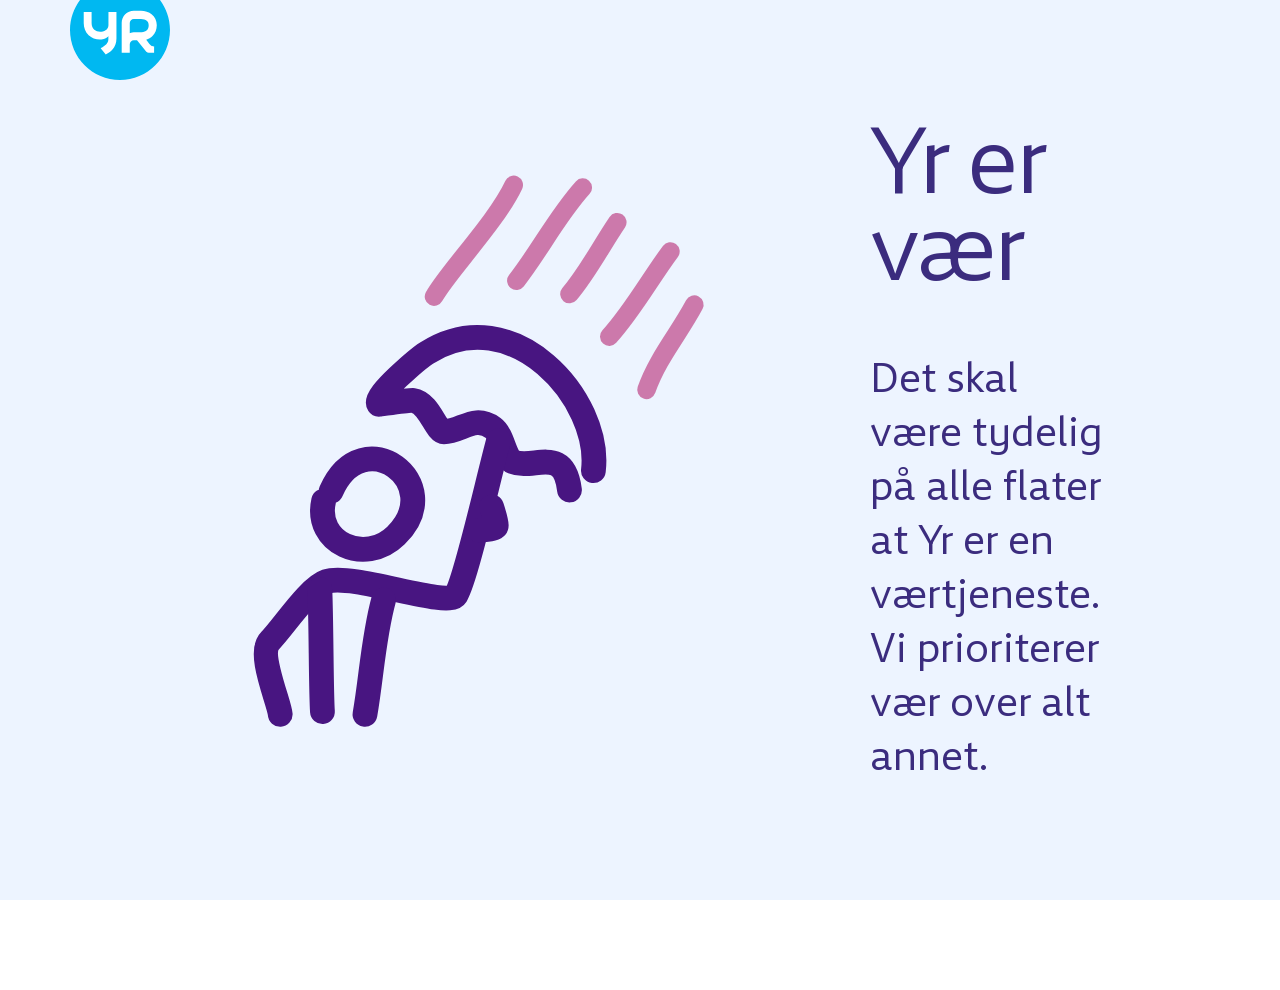
<file: yr-design-principles/principle-01.html>
<!DOCTYPE html>
<html lang="no">

<head>
    <meta charset="UTF-8">
    <meta name="viewport" content="width=device-width, initial-scale=1.0">
    <title>Yr Designutforskning 3.0 - Designprinsipper (1: Yr er vær)</title>
    <link rel="stylesheet" href="styles.css">
    <style>
        :root {
            --poster-bg: #EDF4FF;
            --poster-text: #3B2C7E;
        }
    </style>
</head>

<body>
    <!-- Poster 1: Yr er vær -->
    <section class="poster-section">
        <div class="container">
            <div class="logo-container">
                <img src="svg/Logo.svg" alt="Yr Logo" class="yr-logo-svg">
            </div>
            <div class="content">
                <div class="illustration-side">
                    <img src="svg/rain.svg" alt="Yr Rain Illustration">
                </div>
                <div class="text-side">
                    <h1 class="title">Yr er vær</h1>
                    <p class="description">
                        Det skal være tydelig på alle flater at Yr er en værtjeneste. Vi prioriterer vær over alt annet.
                    </p>
                </div>
            </div>
        </div>
    </section>
</body>

</html>
</file>
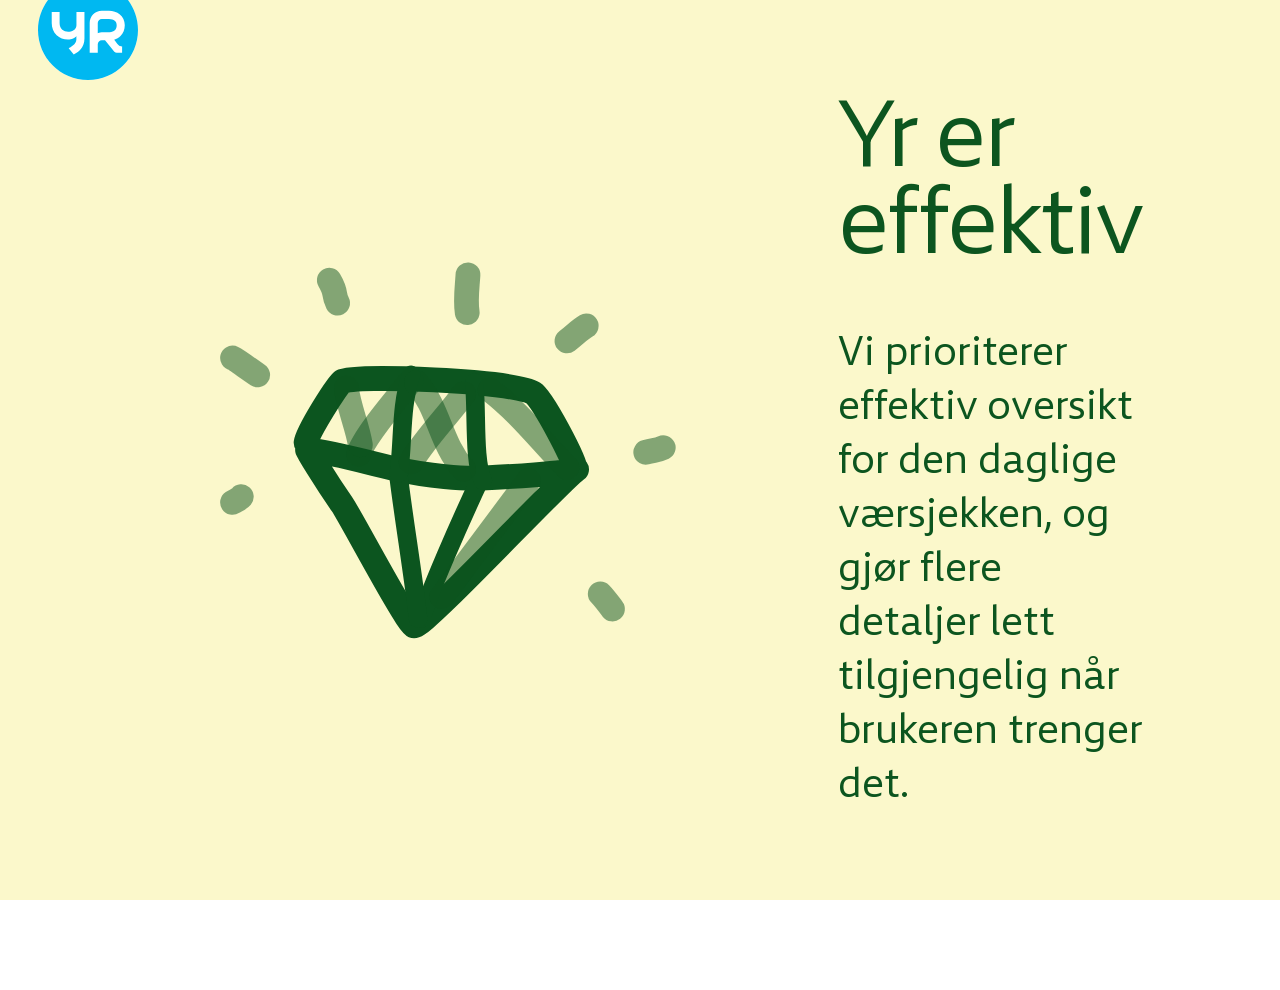
<file: yr-design-principles/principle-02.html>
<!DOCTYPE html>
<html lang="no">

<head>
    <meta charset="UTF-8">
    <meta name="viewport" content="width=device-width, initial-scale=1.0">
    <title>Yr Designutforskning 3.0 - Designprinsipper (2: Yr er effektiv)</title>
    <link rel="stylesheet" href="styles.css">
    <style>
        :root {
            --poster-bg: #FBF8CB;
            --poster-text: #0C551F;
        }
    </style>
</head>

<body>
    <!-- Poster 2: Yr er effektiv -->
    <section class="poster-section">
        <div class="container">
            <div class="logo-container">
                <img src="svg/Logo.svg" alt="Yr Logo" class="yr-logo-svg">
            </div>
            <div class="content">
                <div class="illustration-side">
                    <img src="svg/diamond.svg" alt="Yr Diamond Illustration">
                </div>
                <div class="text-side">
                    <h1 class="title">Yr er effektiv</h1>
                    <p class="description">
                        Vi prioriterer effektiv oversikt for den daglige værsjekken, og gjør flere detaljer lett
                        tilgjengelig når brukeren trenger det.
                    </p>
                </div>
            </div>
        </div>
    </section>
</body>

</html>
</file>
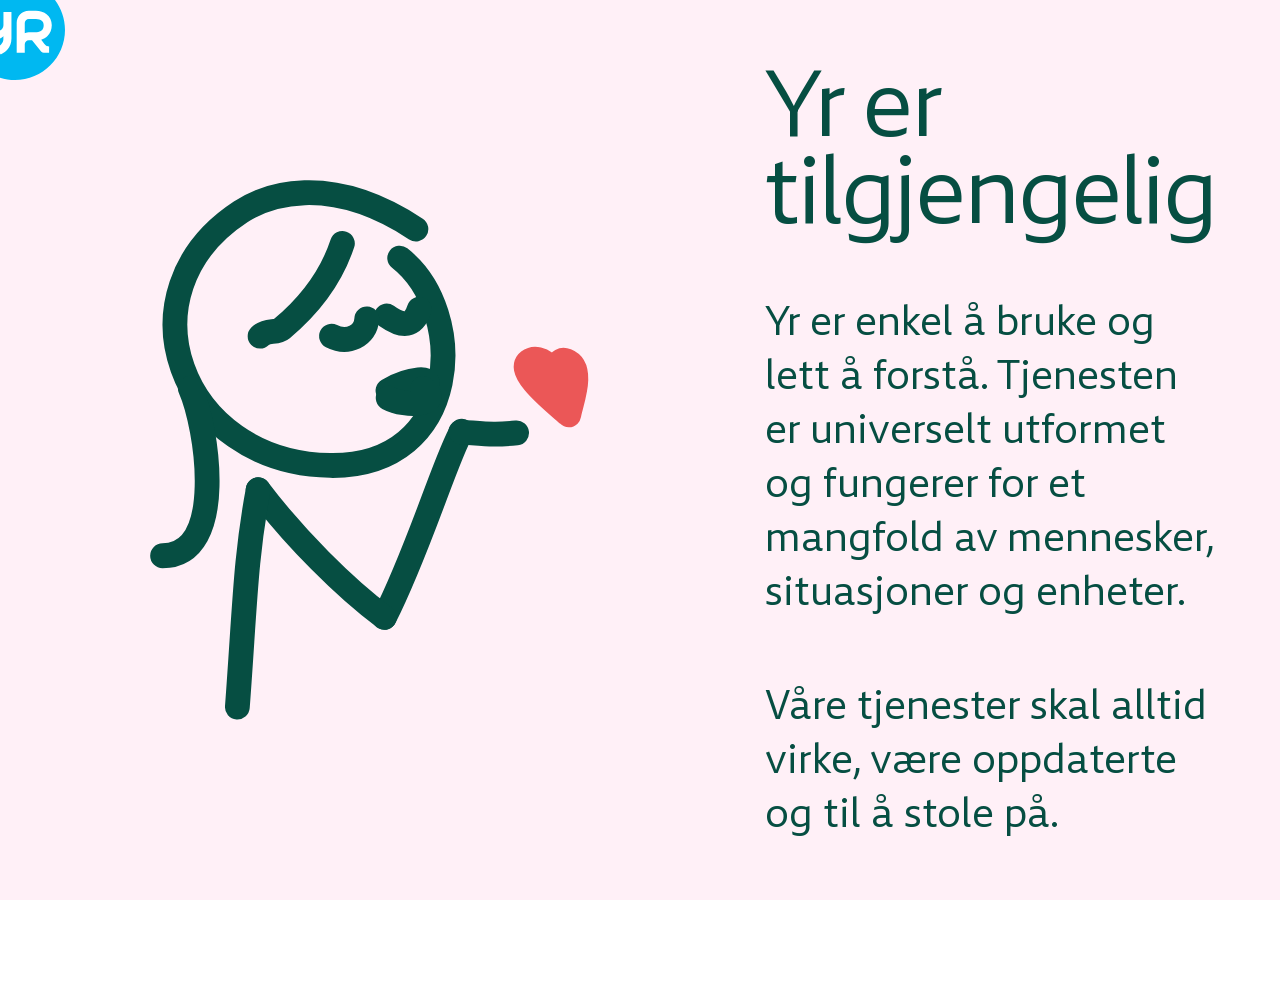
<file: yr-design-principles/principle-03.html>
<!DOCTYPE html>
<html lang="no">

<head>
    <meta charset="UTF-8">
    <meta name="viewport" content="width=device-width, initial-scale=1.0">
    <title>Yr Designutforskning 3.0 - Designprinsipper (3: Yr er tilgjengelig)</title>
    <link rel="stylesheet" href="styles.css">
    <style>
        :root {
            --poster-bg: #FFF0F7;
            --poster-text: #064E42;
        }
    </style>
</head>

<body>
    <!-- Poster 3: Yr er tilgjengelig -->
    <section class="poster-section">
        <div class="container">
            <div class="logo-container">
                <img src="svg/Logo.svg" alt="Yr Logo" class="yr-logo-svg">
            </div>
            <div class="content">
                <div class="illustration-side">
                    <img src="svg/kiss.svg" alt="Yr Kiss Illustration">
                </div>
                <div class="text-side">
                    <h1 class="title">Yr er tilgjengelig</h1>
                    <p class="description">
                        Yr er enkel å bruke og lett å forstå. Tjenesten er universelt utformet og fungerer for et
                        mangfold av mennesker, situasjoner og enheter.</p>
                    <p class="description">Våre tjenester skal alltid virke, være oppdaterte
                        og til å stole på.</p>
                </div>
            </div>
        </div>
    </section>
</body>

</html>
</file>
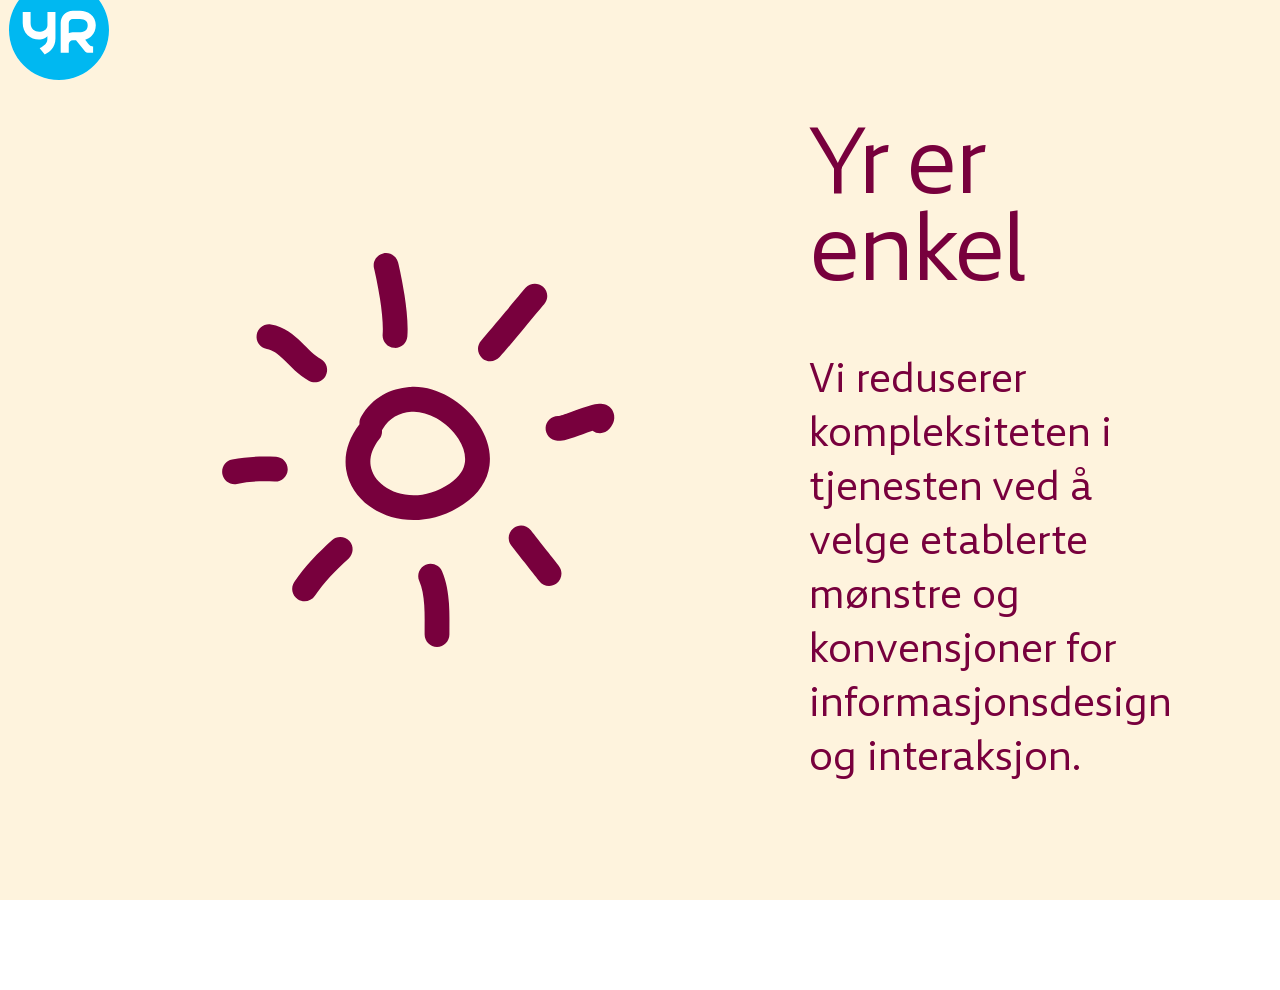
<file: yr-design-principles/principle-04.html>
<!DOCTYPE html>
<html lang="no">

<head>
    <meta charset="UTF-8">
    <meta name="viewport" content="width=device-width, initial-scale=1.0">
    <title>Yr Designutforskning 3.0 - Designprinsipper (4: Yr er enkel)</title>
    <link rel="stylesheet" href="styles.css">
    <style>
        :root {
            --poster-bg: #FEF3DD;
            --poster-text: #78003D;
        }
    </style>
</head>

<body>
    <!-- Poster 4: Yr er enkel -->
    <section class="poster-section">
        <div class="container">
            <div class="logo-container">
                <img src="svg/Logo.svg" alt="Yr Logo" class="yr-logo-svg">
            </div>
            <div class="content">
                <div class="illustration-side">
                    <img src="svg/sun.svg" alt="Yr Sun Illustration">
                </div>
                <div class="text-side">
                    <h1 class="title">Yr er enkel</h1>
                    <p class="description">
                        Vi reduserer kompleksiteten i tjenesten ved å velge etablerte mønstre og konvensjoner for
                        informasjonsdesign og interaksjon.
                    </p>
                </div>
            </div>
        </div>
    </section>
</body>

</html>
</file>
<file: yr-design-principles/styles.css>
@font-face {
    font-family: 'NRK Sans';
    src: url('fonts/NRKSansVariable.ttf') format('truetype');
    font-weight: 100 900;
    font-style: normal;
}

@font-face {
    font-family: 'NRK Sans';
    src: url('fonts/NRKSans-ExtraBoldItalic.ttf') format('truetype');
    font-weight: 800;
    font-style: italic;
}

:root {
    --font-main: 'NRK Sans', -apple-system, sans-serif;
}

body,
html {
    margin: 0;
    padding: 0;
    font-family: var(--font-main);
    height: 100vh;
    width: 100vw;
    overflow: hidden;
}

.poster-section {
    width: 100vw;
    height: 100vh;
    display: flex;
    justify-content: center;
    align-items: center;
    position: relative;
    background-color: var(--poster-bg);
    color: var(--poster-text);
}

.container {
    width: 1920px;
    height: 1080px;
    transform-origin: center;
    transform: scale(min(calc(100vw / 1920), calc(100vh / 1080)));
    display: flex;
    position: relative;
}

.logo-container {
    position: absolute;
    top: 70px;
    left: 70px;
    z-index: 10;
}

.yr-logo-svg {
    width: 100px;
    height: 100px;
}

.content {
    display: flex;
    width: 100%;
    height: 100%;
    align-items: center;
    padding: 0 170px;
    gap: 80px;
}

.illustration-side {
    width: 620px;
    height: 620px;
    flex-shrink: 0;
    display: flex;
    justify-content: center;
    align-items: center;
    position: relative;
}

.illustration-side img {
    width: 100%;
    height: 100%;
    object-fit: contain;
}

.text-side {
    flex: 1;
    display: flex;
    flex-direction: column;
    justify-content: center;
    max-width: 720px;
}

.title {
    font-size: 92px;
    font-weight: 380;
    margin: 0 0 60px 0;
    line-height: 0.95;
    letter-spacing: -2px;
    text-box-edge: cap alphabetic;
    text-box-trim: trim-both;
}

.description {
    font-size: 40px;
    font-weight: 400;
    line-height: 1.35;
    margin: 0;
}

p.description+p.description {
    margin-top: 60px;
}
</file>
